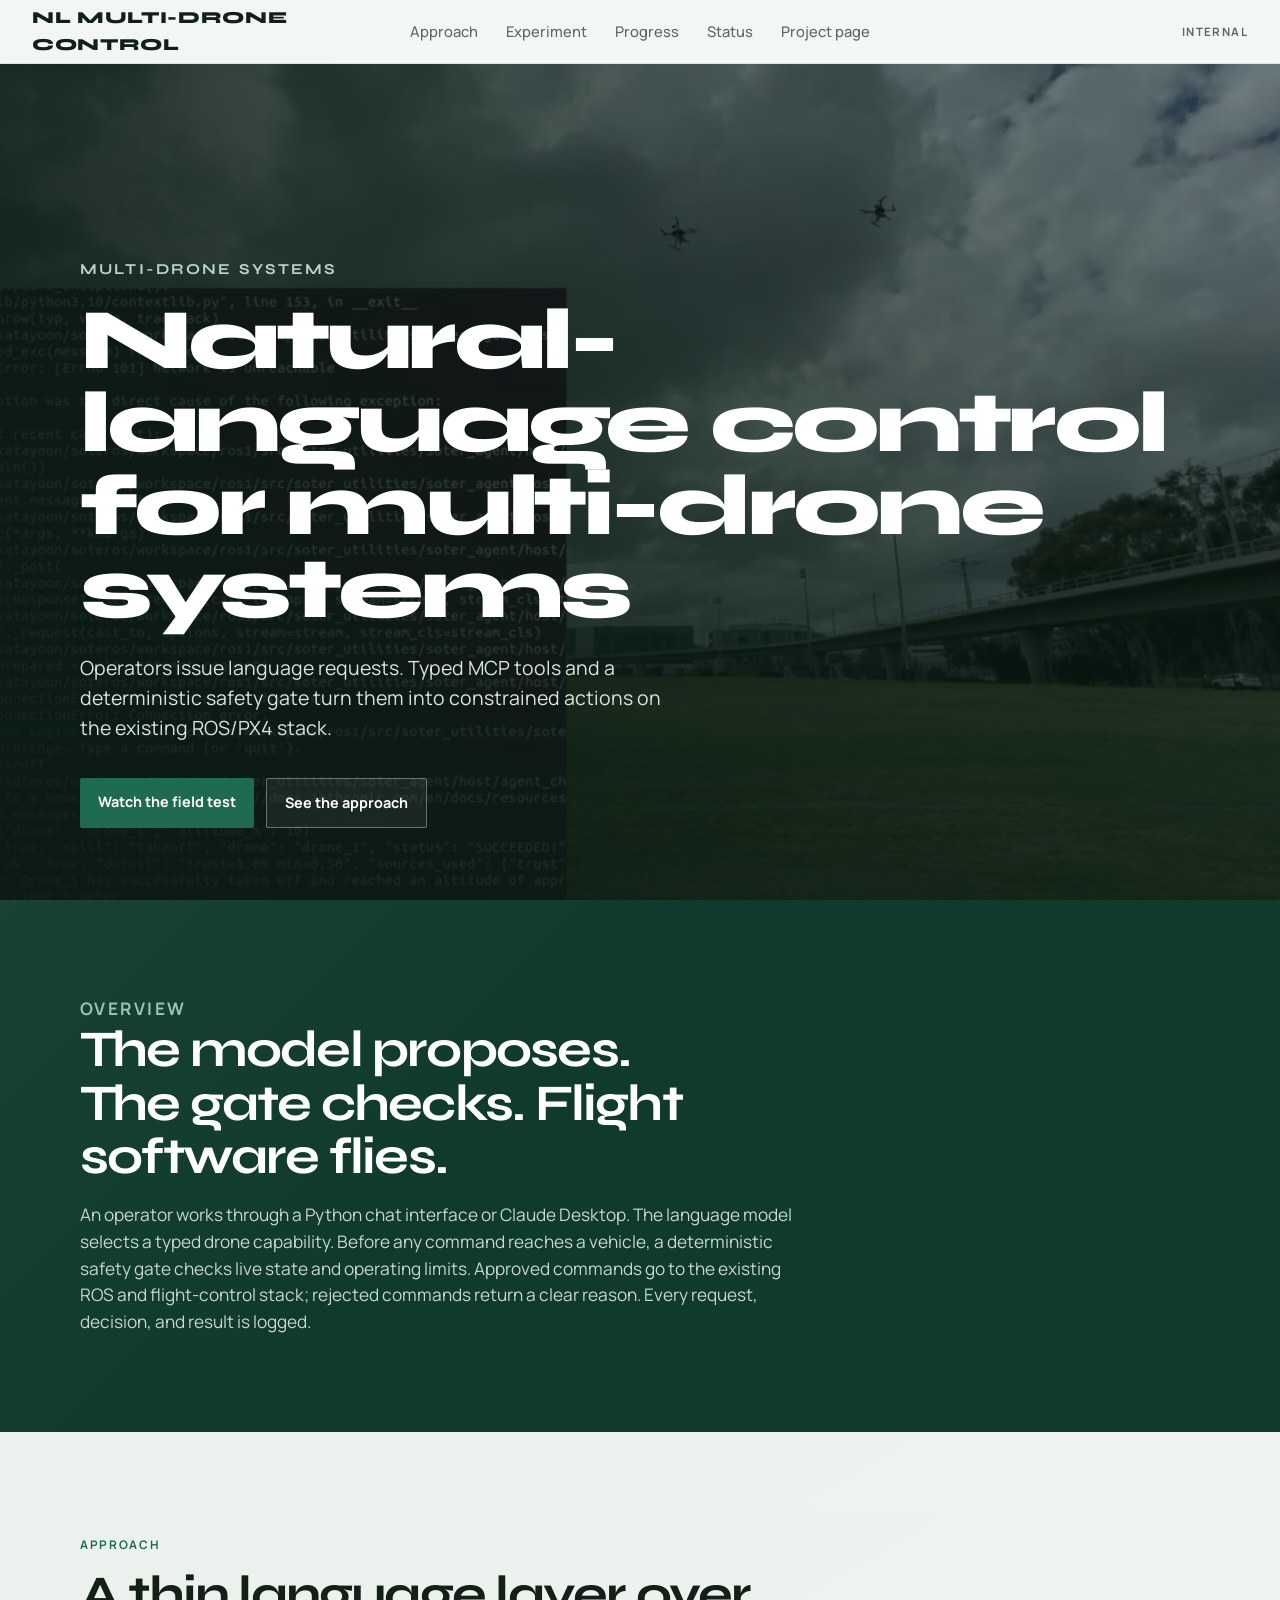
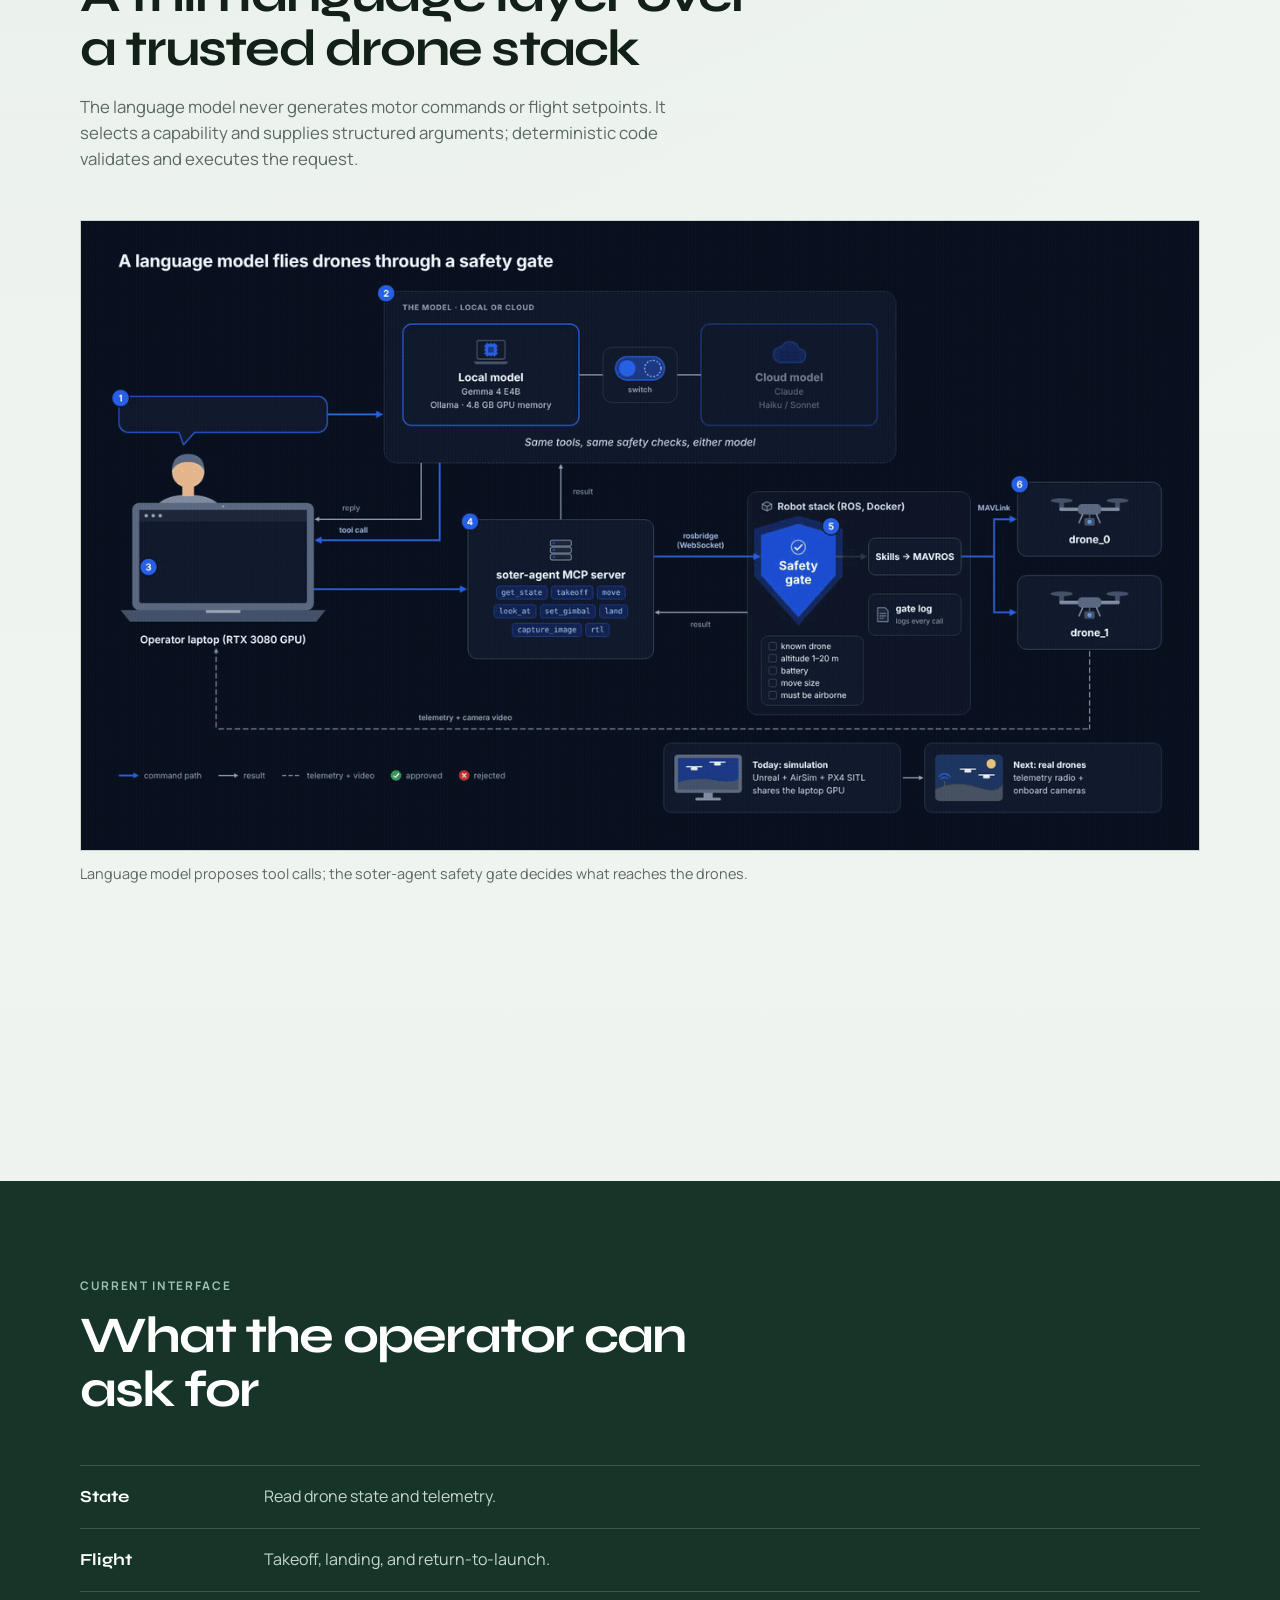
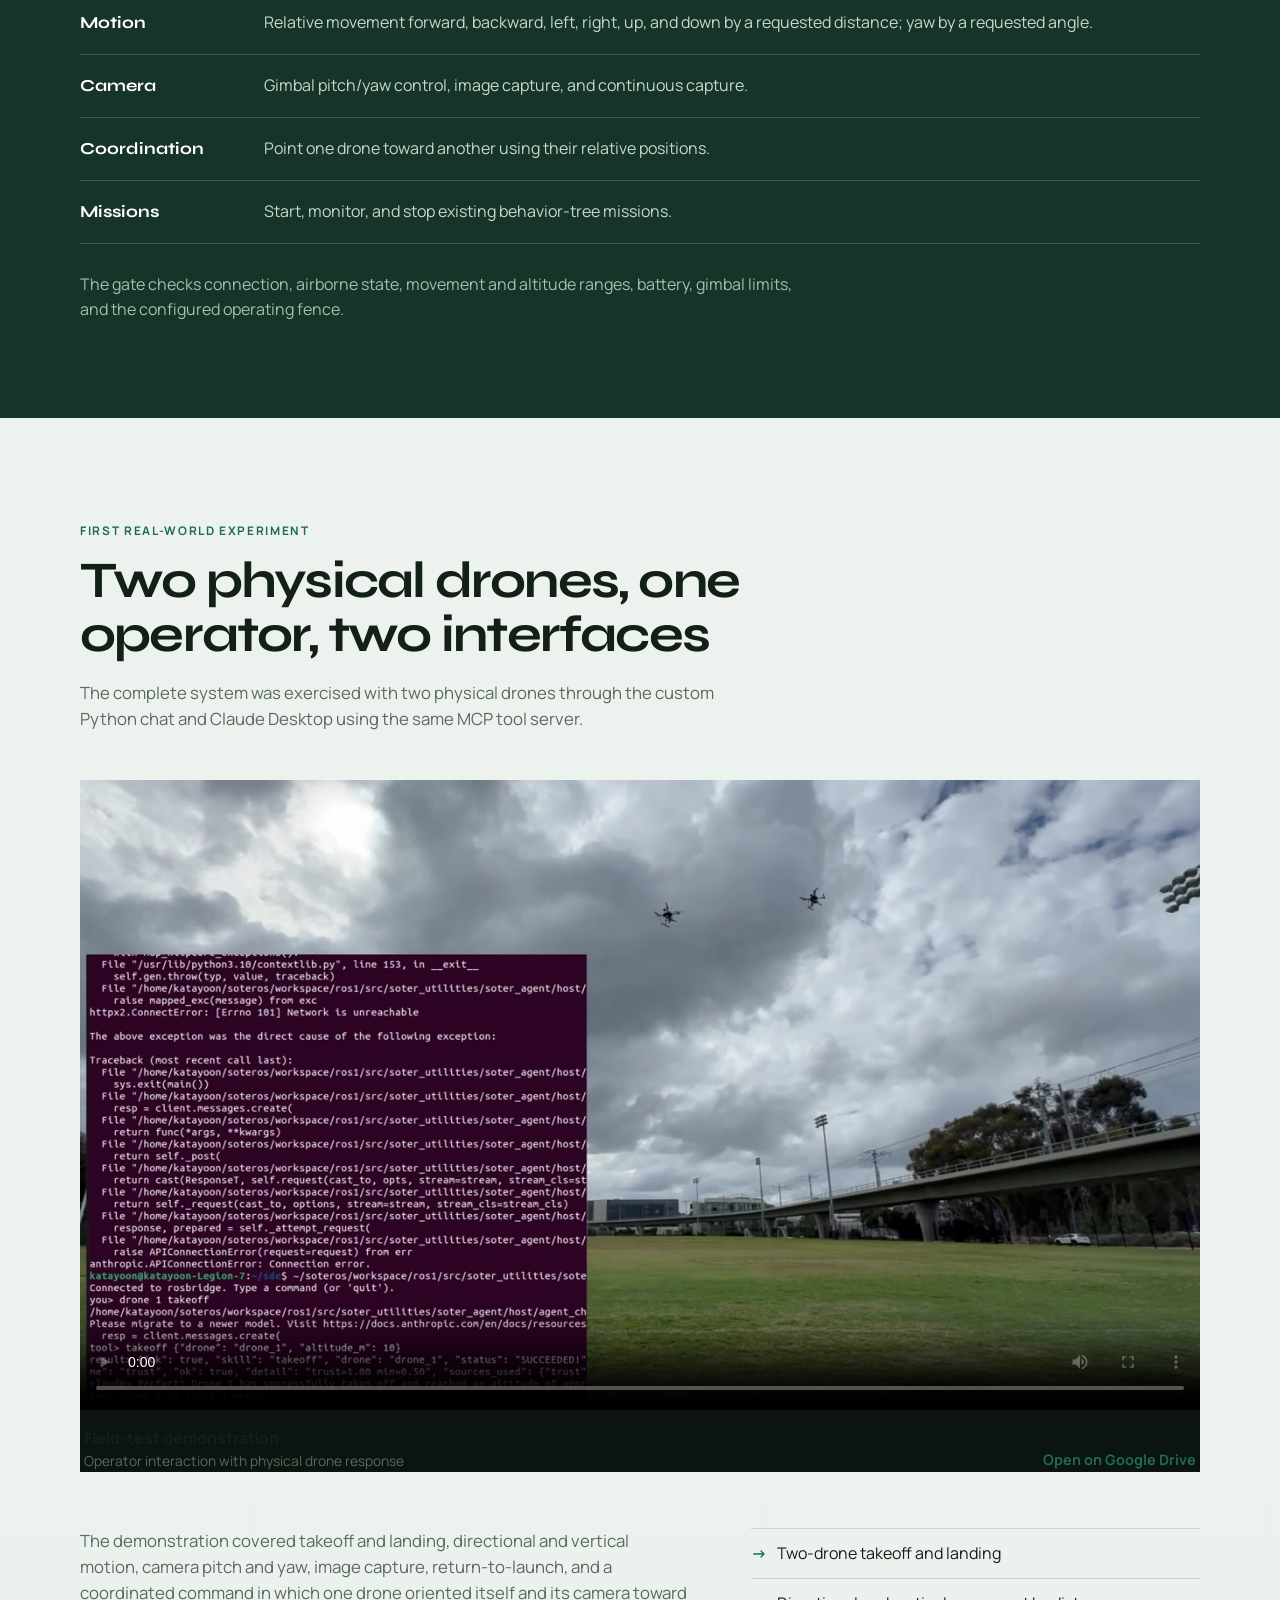
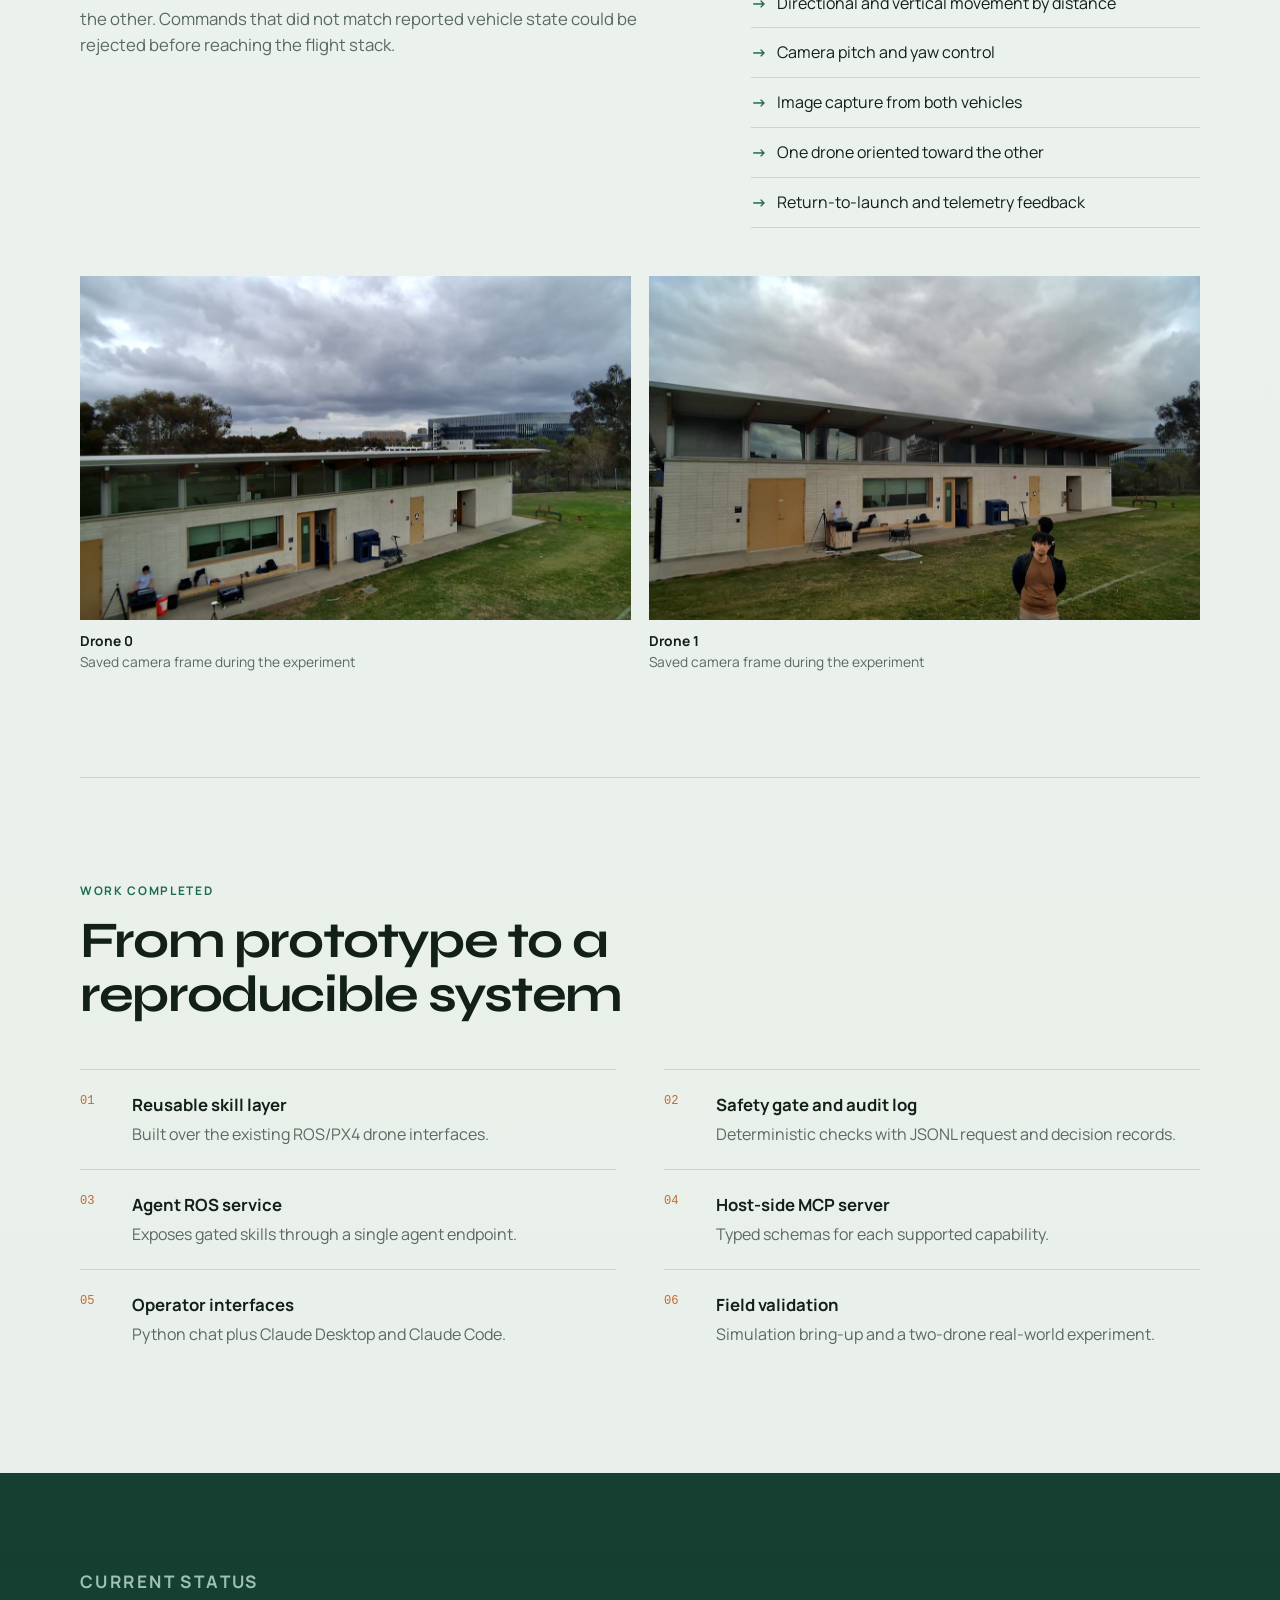
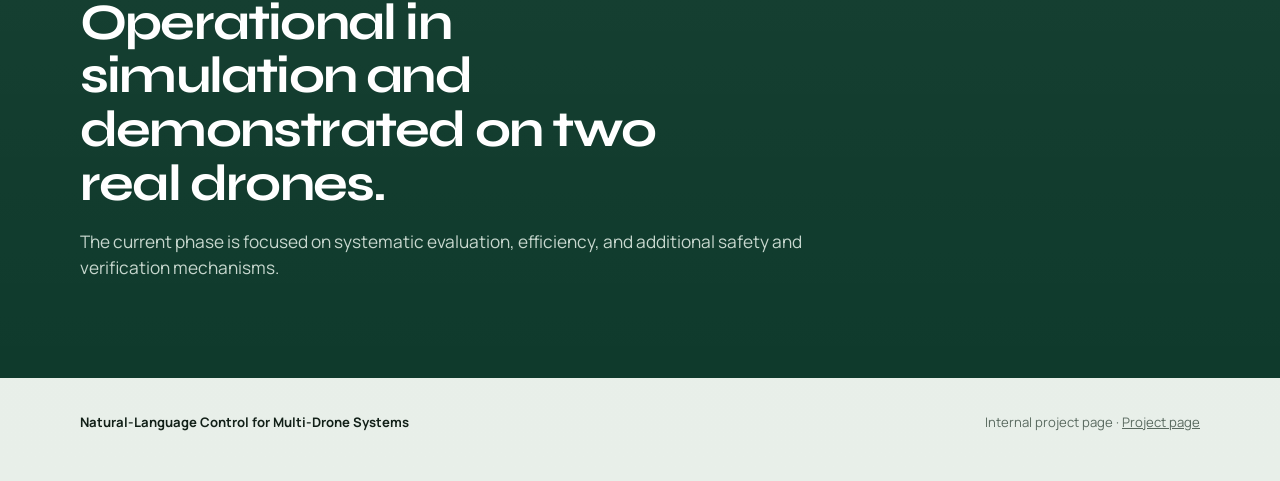
<file: index.html>
<!doctype html>
<html lang="en">
<head>
  <meta charset="utf-8">
  <meta name="viewport" content="width=device-width, initial-scale=1">
  <meta name="description" content="Natural-language control for multi-drone systems through gated MCP tools.">
  <title>Natural-Language Control for Multi-Drone Systems</title>
  <link rel="preconnect" href="https://fonts.googleapis.com">
  <link rel="preconnect" href="https://fonts.gstatic.com" crossorigin>
  <link href="https://fonts.googleapis.com/css2?family=Manrope:wght@400;500;600;700&family=Syne:wght@600;700;800&display=swap" rel="stylesheet">
  <link rel="stylesheet" href="styles.css">
</head>
<body>
  <header class="site-header">
    <a class="brand" href="#top">NL Multi-Drone Control</a>
    <nav aria-label="Page sections">
      <a href="#approach">Approach</a>
      <a href="#experiment">Experiment</a>
      <a href="#progress">Progress</a>
      <a href="#status">Status</a>
      <a href="project.html">Project page</a>
    </nav>
    <span class="internal">Internal</span>
  </header>

  <main id="top">
    <section class="hero" aria-label="Project introduction">
      <div class="hero-backdrop" aria-hidden="true">
        <img src="assets/field-test-poster.jpg" alt="">
      </div>
      <div class="hero-copy">
        <p class="brand-mark">Multi-drone systems</p>
        <h1>Natural-language control for multi-drone systems</h1>
        <p class="lede">
          Operators issue language requests. Typed MCP tools and a deterministic
          safety gate turn them into constrained actions on the existing ROS/PX4 stack.
        </p>
        <div class="hero-actions">
          <a class="button primary" href="#experiment">Watch the field test</a>
          <a class="button secondary" href="#approach">See the approach</a>
        </div>
      </div>
    </section>

    <section class="overview" aria-labelledby="overview-title">
      <p class="section-label">Overview</p>
      <h2 id="overview-title">The model proposes. The gate checks. Flight software flies.</h2>
      <p>
        An operator works through a Python chat interface or Claude Desktop.
        The language model selects a typed drone capability. Before any command
        reaches a vehicle, a deterministic safety gate checks live state and
        operating limits. Approved commands go to the existing ROS and flight-control
        stack; rejected commands return a clear reason. Every request, decision,
        and result is logged.
      </p>
    </section>

    <section id="approach" class="section">
      <div class="section-heading">
        <p class="section-label">Approach</p>
        <h2>A thin language layer over a trusted drone stack</h2>
        <p>
          The language model never generates motor commands or flight setpoints.
          It selects a capability and supplies structured arguments; deterministic
          code validates and executes the request.
        </p>
      </div>

      <figure class="architecture">
        <img src="assets/architecture-diagram.gif" alt="Animated architecture diagram: operator laptop, local or cloud language model, soter-agent MCP server, safety gate in the ROS robot stack, and two drones with telemetry feedback">
        <figcaption>Language model proposes tool calls; the soter-agent safety gate decides what reaches the drones.</figcaption>
      </figure>

      <ol class="pipeline" aria-label="System architecture">
        <li><span>01</span><strong>Operator prompt</strong></li>
        <li><span>02</span><strong>Python chat or Claude Desktop</strong></li>
        <li><span>03</span><strong>Typed MCP tool call</strong></li>
        <li><span>04</span><strong>Deterministic safety gate</strong></li>
        <li><span>05</span><strong>ROS skills and behavior trees</strong></li>
        <li><span>06</span><strong>PX4 / drone</strong></li>
      </ol>
    </section>

    <section class="capabilities" aria-labelledby="capabilities-title">
      <div class="section-heading">
        <p class="section-label">Current interface</p>
        <h2 id="capabilities-title">What the operator can ask for</h2>
      </div>
      <dl class="capability-list">
        <div>
          <dt>State</dt>
          <dd>Read drone state and telemetry.</dd>
        </div>
        <div>
          <dt>Flight</dt>
          <dd>Takeoff, landing, and return-to-launch.</dd>
        </div>
        <div>
          <dt>Motion</dt>
          <dd>Relative movement forward, backward, left, right, up, and down by a requested distance; yaw by a requested angle.</dd>
        </div>
        <div>
          <dt>Camera</dt>
          <dd>Gimbal pitch/yaw control, image capture, and continuous capture.</dd>
        </div>
        <div>
          <dt>Coordination</dt>
          <dd>Point one drone toward another using their relative positions.</dd>
        </div>
        <div>
          <dt>Missions</dt>
          <dd>Start, monitor, and stop existing behavior-tree missions.</dd>
        </div>
      </dl>
      <p class="gate-note">
        The gate checks connection, airborne state, movement and altitude ranges,
        battery, gimbal limits, and the configured operating fence.
      </p>
    </section>

    <section id="experiment" class="section experiment">
      <div class="section-heading">
        <p class="section-label">First real-world experiment</p>
        <h2>Two physical drones, one operator, two interfaces</h2>
        <p>
          The complete system was exercised with two physical drones through the
          custom Python chat and Claude Desktop using the same MCP tool server.
        </p>
      </div>

      <div class="video-shell">
        <video controls playsinline preload="metadata" poster="assets/field-test-poster.jpg">
          <source src="assets/field-test-demo.mp4" type="video/mp4">
          Your browser does not support the video element.
        </video>
        <div class="video-meta">
          <div>
            <strong>Field-test demonstration</strong>
            <span>Operator interaction with physical drone response</span>
          </div>
          <a class="video-link" href="https://drive.google.com/file/d/1_zPsYfUP-ygMsipcDQyDrtAIv74Td3Dw/view?usp=drive_link" target="_blank" rel="noopener noreferrer">Open on Google Drive</a>
        </div>
      </div>

      <div class="experiment-body">
        <p>
          The demonstration covered takeoff and landing, directional and vertical
          motion, camera pitch and yaw, image capture, return-to-launch, and a
          coordinated command in which one drone oriented itself and its camera
          toward the other. Commands that did not match reported vehicle state
          could be rejected before reaching the flight stack.
        </p>
        <ul class="tested">
          <li>Two-drone takeoff and landing</li>
          <li>Directional and vertical movement by distance</li>
          <li>Camera pitch and yaw control</li>
          <li>Image capture from both vehicles</li>
          <li>One drone oriented toward the other</li>
          <li>Return-to-launch and telemetry feedback</li>
        </ul>
      </div>

      <div class="camera-gallery">
        <figure>
          <img src="assets/drone-0-camera.jpg" alt="Field-test building viewed from the camera of drone 0">
          <figcaption><strong>Drone 0</strong> Saved camera frame during the experiment</figcaption>
        </figure>
        <figure>
          <img src="assets/drone-1-camera.jpg" alt="Field-test building and team viewed from the camera of drone 1">
          <figcaption><strong>Drone 1</strong> Saved camera frame during the experiment</figcaption>
        </figure>
      </div>
    </section>

    <section id="progress" class="section progress">
      <div class="section-heading">
        <p class="section-label">Work completed</p>
        <h2>From prototype to a reproducible system</h2>
      </div>
      <ol class="progress-list">
        <li><span>01</span><div><strong>Reusable skill layer</strong><p>Built over the existing ROS/PX4 drone interfaces.</p></div></li>
        <li><span>02</span><div><strong>Safety gate and audit log</strong><p>Deterministic checks with JSONL request and decision records.</p></div></li>
        <li><span>03</span><div><strong>Agent ROS service</strong><p>Exposes gated skills through a single agent endpoint.</p></div></li>
        <li><span>04</span><div><strong>Host-side MCP server</strong><p>Typed schemas for each supported capability.</p></div></li>
        <li><span>05</span><div><strong>Operator interfaces</strong><p>Python chat plus Claude Desktop and Claude Code.</p></div></li>
        <li><span>06</span><div><strong>Field validation</strong><p>Simulation bring-up and a two-drone real-world experiment.</p></div></li>
      </ol>
    </section>

    <section id="status" class="status">
      <p class="section-label">Current status</p>
      <h2>Operational in simulation and demonstrated on two real drones.</h2>
      <p>
        The current phase is focused on systematic evaluation, efficiency, and
        additional safety and verification mechanisms.
      </p>
    </section>
  </main>

  <footer>
    <p><strong>Natural-Language Control for Multi-Drone Systems</strong></p>
    <p>Internal project page · <a href="project.html">Project page</a></p>
  </footer>
</body>
</html>
</file>
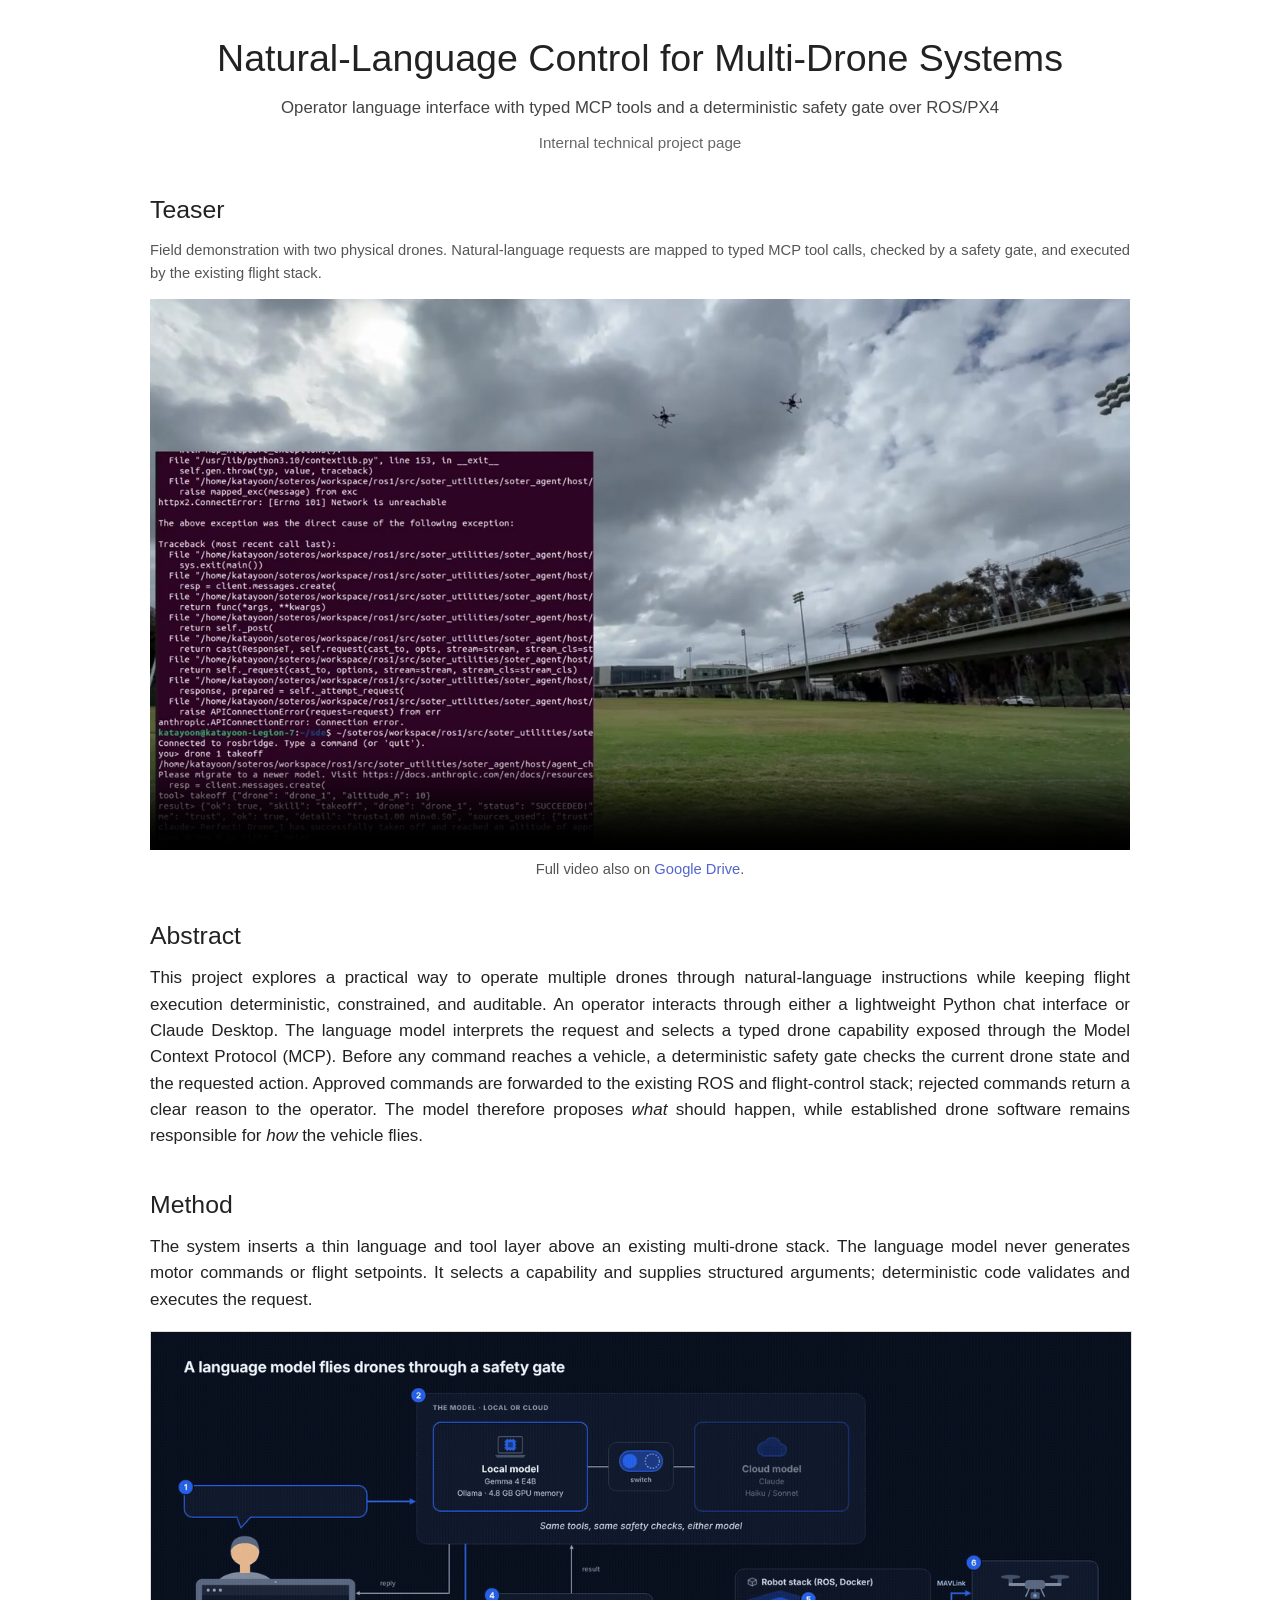
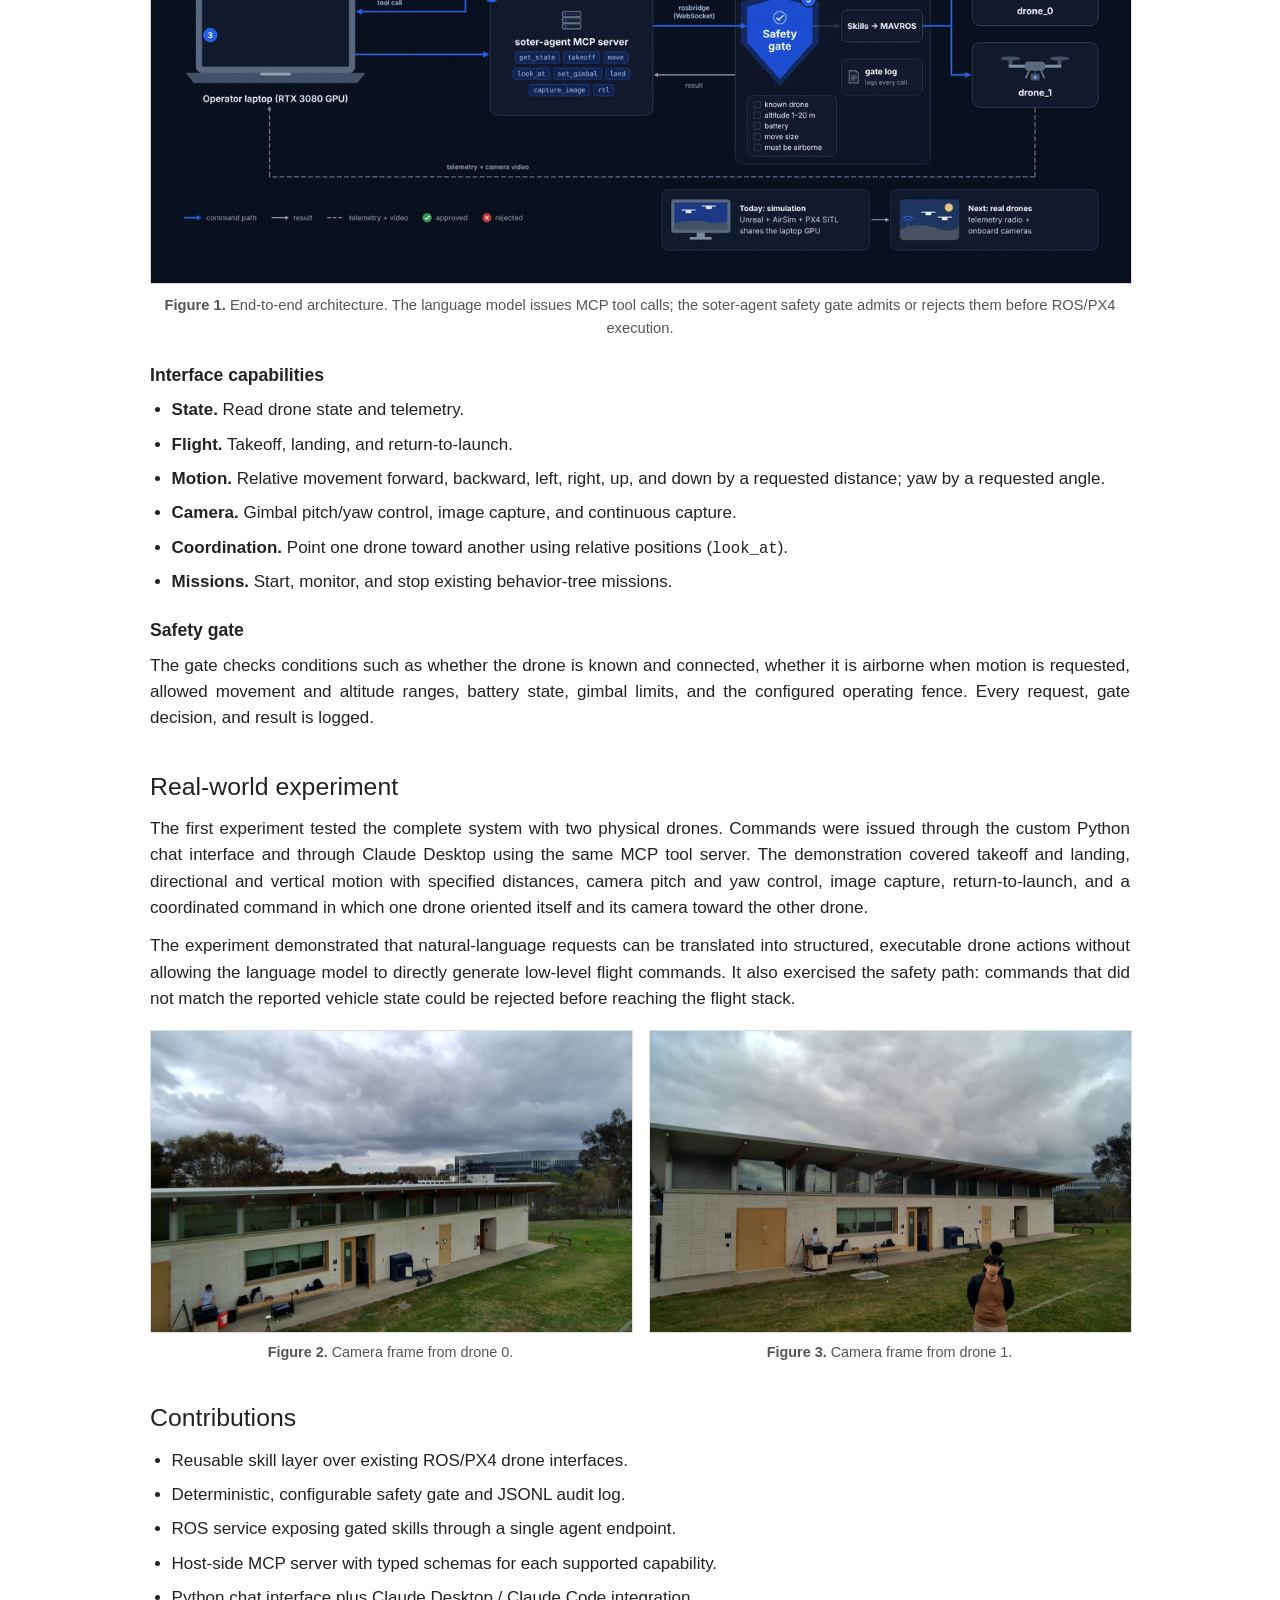
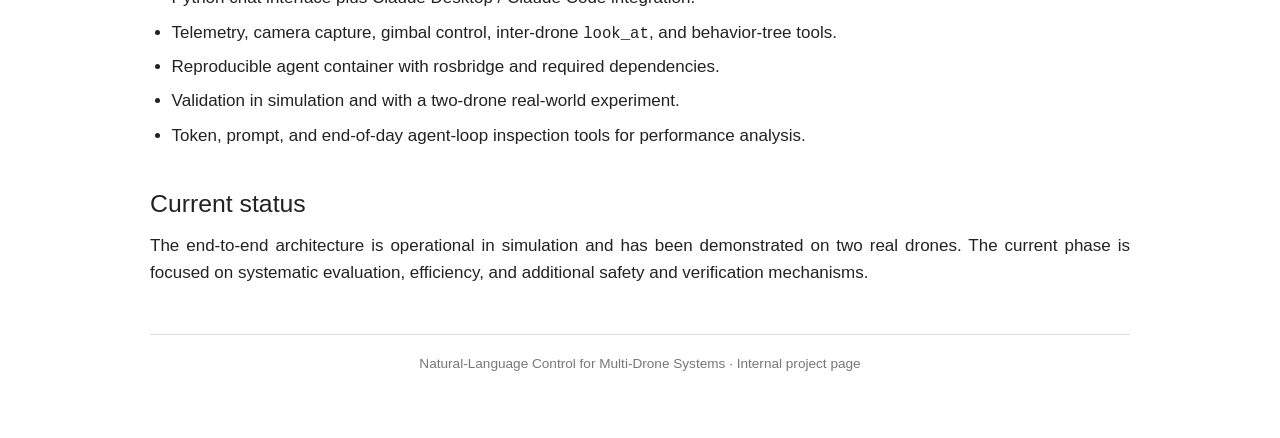
<file: academic.html>
<!doctype html>
<html lang="en">
<head>
  <meta charset="utf-8">
  <meta http-equiv="refresh" content="0; url=project.html">
  <link rel="canonical" href="project.html">
  <title>Redirecting…</title>
  <script>location.replace('project.html');</script>
</head>
<body>
  <p>Moved to <a href="project.html">project.html</a>.</p>
</body>
</html>
</file>
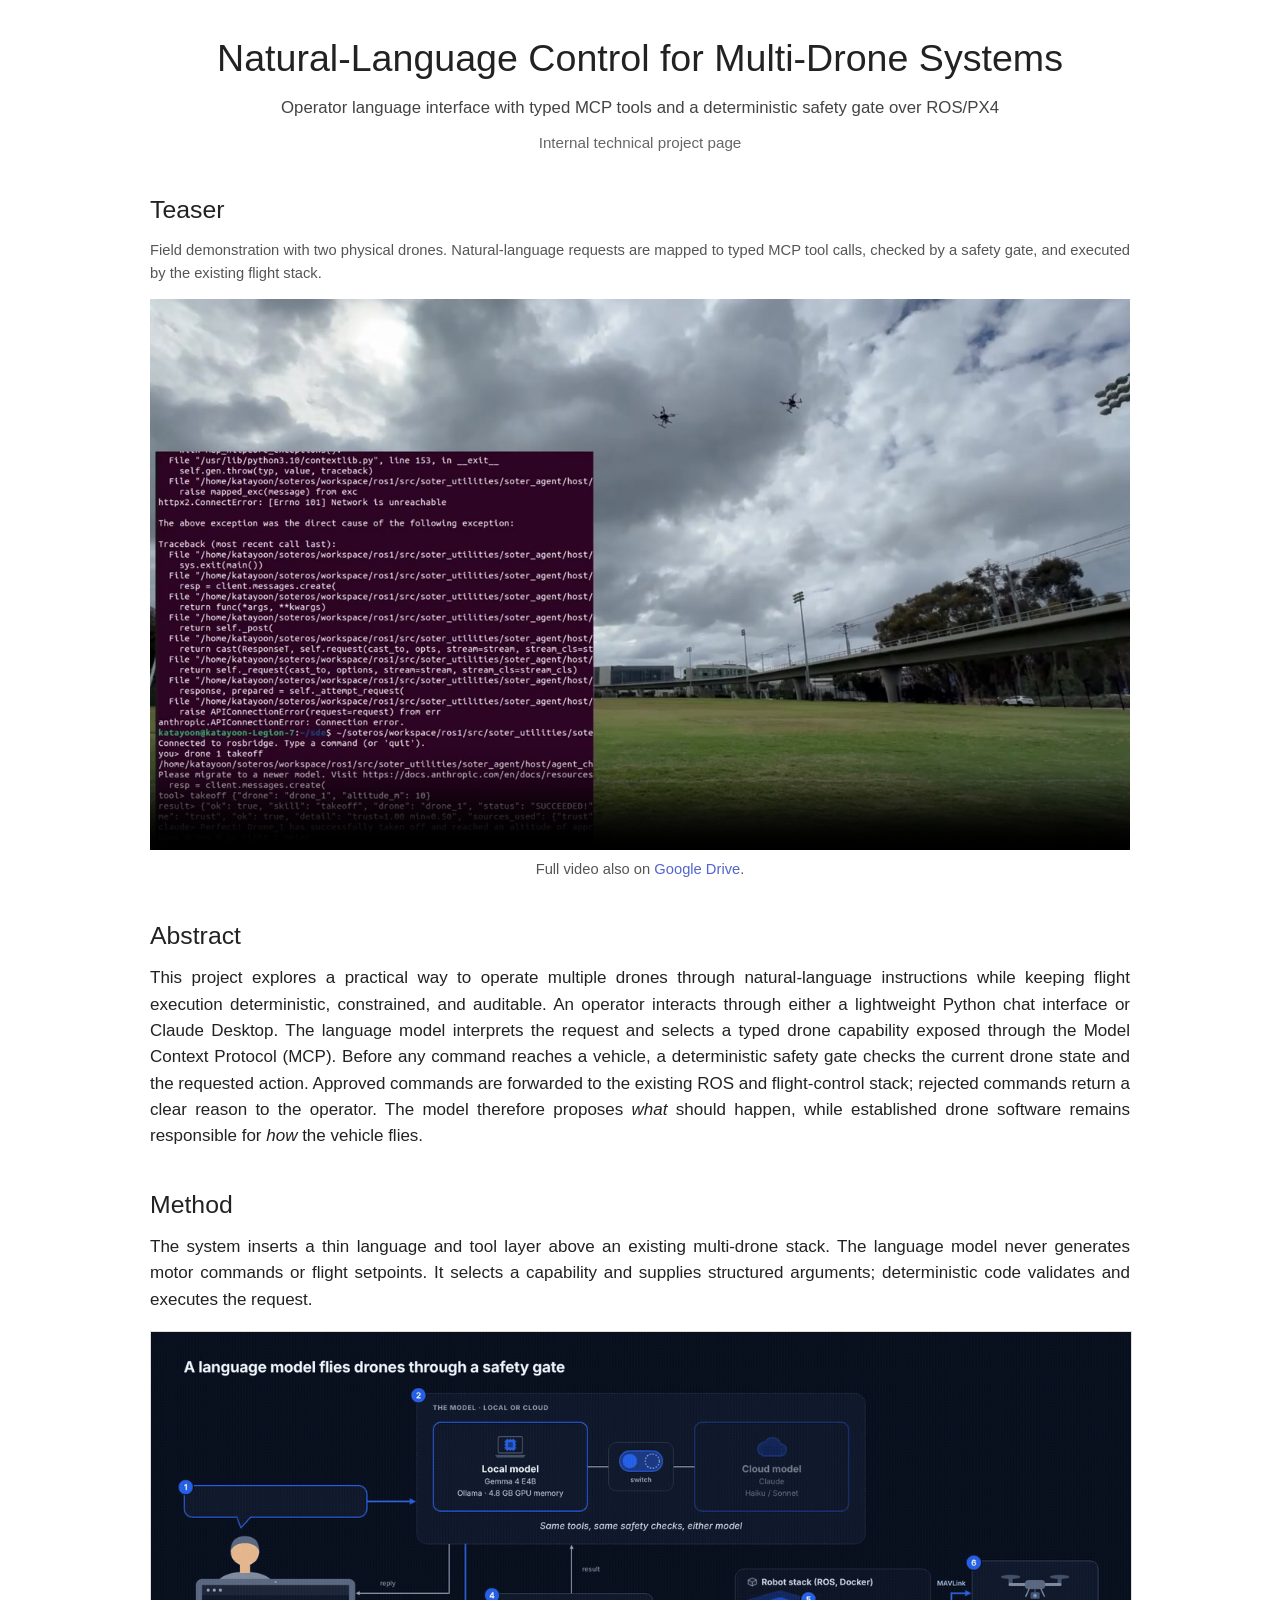
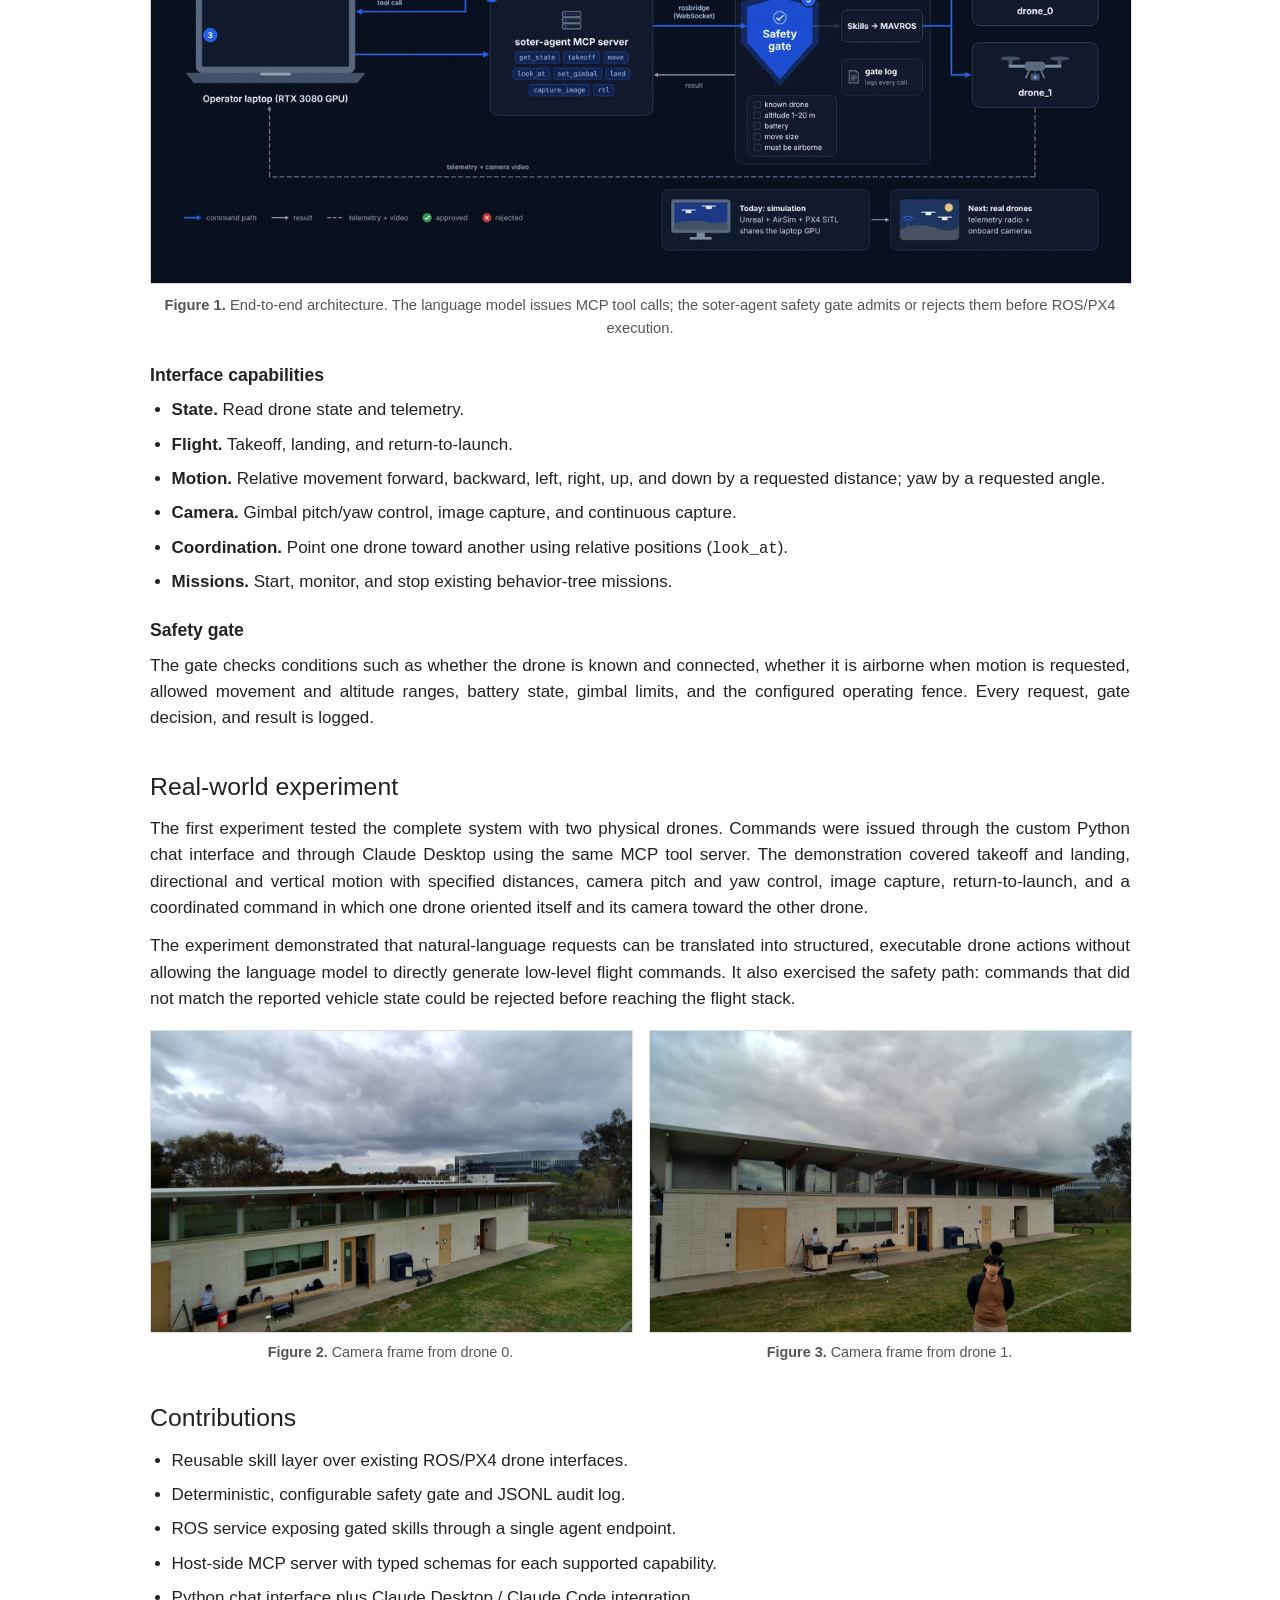
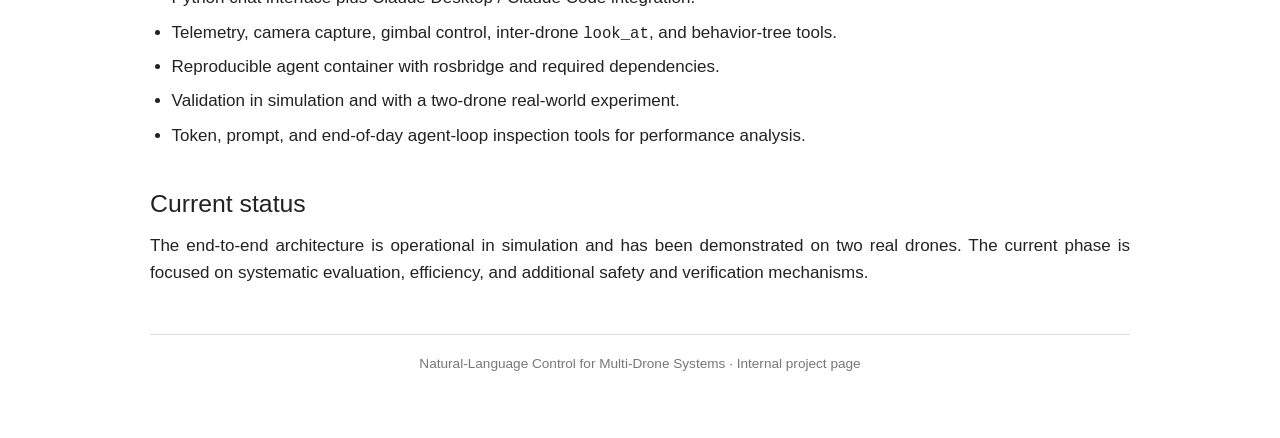
<file: project.html>
<!doctype html>
<html lang="en">
<head>
  <meta charset="utf-8">
  <meta name="viewport" content="width=device-width, initial-scale=1">
  <title>Natural-Language Control for Multi-Drone Systems</title>
  <meta name="description" content="Natural-language multi-drone control with typed MCP tools and a deterministic safety gate over ROS/PX4. Internal project page with the first two-drone field experiment.">
  <link rel="canonical" href="https://katayoonk.github.io/nl-multidrone-control/project.html">
  <meta property="og:type" content="website">
  <meta property="og:url" content="https://katayoonk.github.io/nl-multidrone-control/project.html">
  <meta property="og:title" content="Natural-Language Control for Multi-Drone Systems">
  <meta property="og:description" content="Typed MCP tools and a deterministic safety gate over ROS/PX4. First two-drone real-world experiment and current status.">
  <meta property="og:image" content="https://katayoonk.github.io/nl-multidrone-control/assets/field-test-poster.jpg">
  <meta property="og:image:type" content="image/jpeg">
  <meta property="og:image:width" content="1280">
  <meta property="og:image:height" content="720">
  <meta name="twitter:card" content="summary_large_image">
  <meta name="twitter:title" content="Natural-Language Control for Multi-Drone Systems">
  <meta name="twitter:description" content="Typed MCP tools and a deterministic safety gate over ROS/PX4. First two-drone real-world experiment and current status.">
  <meta name="twitter:image" content="https://katayoonk.github.io/nl-multidrone-control/assets/field-test-poster.jpg">
  <link rel="stylesheet" href="project.css">
</head>
<body>
  <div class="page">
    <header class="title-block">
      <h1>Natural-Language Control for Multi-Drone Systems</h1>
      <p class="subtitle">Operator language interface with typed MCP tools and a deterministic safety gate over ROS/PX4</p>
      <p class="venue">Internal technical project page</p>
    </header>

    <section>
      <h2>Teaser</h2>
      <p class="caption">
        Field demonstration with two physical drones. Natural-language requests are
        mapped to typed MCP tool calls, checked by a safety gate, and executed by
        the existing flight stack.
      </p>
      <div class="media">
        <video controls playsinline preload="metadata" poster="assets/field-test-poster.jpg">
          <source src="assets/field-test-demo.mp4" type="video/mp4">
        </video>
      </div>
      <p class="caption center">
        Full video also on
        <a href="https://drive.google.com/file/d/1_zPsYfUP-ygMsipcDQyDrtAIv74Td3Dw/view?usp=drive_link" target="_blank" rel="noopener noreferrer">Google Drive</a>.
      </p>
    </section>

    <section>
      <h2>Abstract</h2>
      <p>
        This project explores a practical way to operate multiple drones through
        natural-language instructions while keeping flight execution deterministic,
        constrained, and auditable. An operator interacts through either a lightweight
        Python chat interface or Claude Desktop. The language model interprets the
        request and selects a typed drone capability exposed through the Model Context
        Protocol (MCP). Before any command reaches a vehicle, a deterministic safety
        gate checks the current drone state and the requested action. Approved commands
        are forwarded to the existing ROS and flight-control stack; rejected commands
        return a clear reason to the operator. The model therefore proposes
        <em>what</em> should happen, while established drone software remains
        responsible for <em>how</em> the vehicle flies.
      </p>
    </section>

    <section>
      <h2>Method</h2>
      <p>
        The system inserts a thin language and tool layer above an existing multi-drone
        stack. The language model never generates motor commands or flight setpoints.
        It selects a capability and supplies structured arguments; deterministic code
        validates and executes the request.
      </p>

      <figure class="architecture">
        <img src="assets/architecture-diagram.gif" alt="Animated architecture diagram: operator laptop, local or cloud language model, soter-agent MCP server, safety gate in the ROS robot stack, and two drones with telemetry feedback">
        <figcaption><strong>Figure 1.</strong> End-to-end architecture. The language model issues MCP tool calls; the soter-agent safety gate admits or rejects them before ROS/PX4 execution.</figcaption>
      </figure>

      <h3>Interface capabilities</h3>
      <ul>
        <li><strong>State.</strong> Read drone state and telemetry.</li>
        <li><strong>Flight.</strong> Takeoff, landing, and return-to-launch.</li>
        <li><strong>Motion.</strong> Relative movement forward, backward, left, right, up, and down by a requested distance; yaw by a requested angle.</li>
        <li><strong>Camera.</strong> Gimbal pitch/yaw control, image capture, and continuous capture.</li>
        <li><strong>Coordination.</strong> Point one drone toward another using relative positions (<code>look_at</code>).</li>
        <li><strong>Missions.</strong> Start, monitor, and stop existing behavior-tree missions.</li>
      </ul>

      <h3>Safety gate</h3>
      <p>
        The gate checks conditions such as whether the drone is known and connected,
        whether it is airborne when motion is requested, allowed movement and altitude
        ranges, battery state, gimbal limits, and the configured operating fence.
        Every request, gate decision, and result is logged.
      </p>
    </section>

    <section>
      <h2>Real-world experiment</h2>
      <p>
        The first experiment tested the complete system with two physical drones.
        Commands were issued through the custom Python chat interface and through
        Claude Desktop using the same MCP tool server. The demonstration covered
        takeoff and landing, directional and vertical motion with specified distances,
        camera pitch and yaw control, image capture, return-to-launch, and a
        coordinated command in which one drone oriented itself and its camera toward
        the other drone.
      </p>
      <p>
        The experiment demonstrated that natural-language requests can be translated
        into structured, executable drone actions without allowing the language model
        to directly generate low-level flight commands. It also exercised the safety
        path: commands that did not match the reported vehicle state could be rejected
        before reaching the flight stack.
      </p>

      <div class="image-row">
        <figure>
          <img src="assets/drone-0-camera.jpg" alt="Camera frame from drone 0 during the field experiment">
          <figcaption><strong>Figure 2.</strong> Camera frame from drone 0.</figcaption>
        </figure>
        <figure>
          <img src="assets/drone-1-camera.jpg" alt="Camera frame from drone 1 during the field experiment">
          <figcaption><strong>Figure 3.</strong> Camera frame from drone 1.</figcaption>
        </figure>
      </div>
    </section>

    <section>
      <h2>Contributions</h2>
      <ul>
        <li>Reusable skill layer over existing ROS/PX4 drone interfaces.</li>
        <li>Deterministic, configurable safety gate and JSONL audit log.</li>
        <li>ROS service exposing gated skills through a single agent endpoint.</li>
        <li>Host-side MCP server with typed schemas for each supported capability.</li>
        <li>Python chat interface plus Claude Desktop / Claude Code integration.</li>
        <li>Telemetry, camera capture, gimbal control, inter-drone <code>look_at</code>, and behavior-tree tools.</li>
        <li>Reproducible agent container with rosbridge and required dependencies.</li>
        <li>Validation in simulation and with a two-drone real-world experiment.</li>
        <li>Token, prompt, and end-of-day agent-loop inspection tools for performance analysis.</li>
      </ul>
    </section>

    <section>
      <h2>Current status</h2>
      <p>
        The end-to-end architecture is operational in simulation and has been
        demonstrated on two real drones. The current phase is focused on systematic
        evaluation, efficiency, and additional safety and verification mechanisms.
      </p>
    </section>

    <footer>
      <p>Natural-Language Control for Multi-Drone Systems · Internal project page</p>
    </footer>
  </div>
</body>
</html>
</file>
<file: styles.css>
:root {
  --ink: #122018;
  --muted: #5a6a60;
  --paper: #eef3ef;
  --white: #ffffff;
  --line: #c9d5cd;
  --green: #1f6b4f;
  --green-dark: #0f3a2c;
  --field: #163528;
  --accent: #c56a2d;
  --max: 1120px;
  --display: "Syne", sans-serif;
  --body: "Manrope", sans-serif;
}

* {
  box-sizing: border-box;
}

html {
  scroll-behavior: smooth;
}

body {
  margin: 0;
  color: var(--ink);
  background:
    radial-gradient(circle at top left, rgba(31, 107, 79, 0.08), transparent 34%),
    linear-gradient(180deg, #f4f8f5 0%, var(--paper) 42%, #e8efe9 100%);
  font-family: var(--body);
  line-height: 1.55;
}

img,
video {
  display: block;
  width: 100%;
}

a {
  color: inherit;
}

.site-header {
  position: sticky;
  z-index: 20;
  top: 0;
  display: grid;
  grid-template-columns: 1fr auto 1fr;
  align-items: center;
  min-height: 64px;
  padding: 0 32px;
  border-bottom: 1px solid rgba(18, 32, 24, 0.08);
  background: rgba(244, 248, 245, 0.88);
  backdrop-filter: blur(14px);
}

.brand {
  font-family: var(--display);
  font-size: 1.05rem;
  font-weight: 800;
  letter-spacing: 0.04em;
  text-decoration: none;
  text-transform: uppercase;
}

nav {
  display: flex;
  gap: 28px;
}

nav a {
  color: var(--muted);
  font-size: 0.92rem;
  font-weight: 500;
  text-decoration: none;
}

nav a:hover {
  color: var(--green);
}

.internal {
  justify-self: end;
  color: var(--muted);
  font-size: 0.72rem;
  font-weight: 700;
  letter-spacing: 0.12em;
  text-transform: uppercase;
}

.hero {
  position: relative;
  display: grid;
  align-items: end;
  min-height: calc(100vh - 64px);
  overflow: hidden;
  color: var(--white);
  isolation: isolate;
}

.hero-backdrop {
  position: absolute;
  inset: 0;
  z-index: -1;
}

.hero-backdrop img {
  height: 100%;
  object-fit: cover;
  transform: scale(1.04);
  animation: drift 18s ease-in-out infinite alternate;
}

.hero-backdrop::after {
  position: absolute;
  inset: 0;
  background:
    linear-gradient(90deg, rgba(10, 28, 20, 0.88) 0%, rgba(10, 28, 20, 0.62) 46%, rgba(10, 28, 20, 0.28) 100%),
    linear-gradient(180deg, rgba(10, 28, 20, 0.2) 0%, rgba(10, 28, 20, 0.78) 100%);
  content: "";
}

.hero-copy {
  width: min(var(--max), calc(100% - 64px));
  margin: 0 auto;
  padding: 96px 0 72px;
  animation: rise 0.9s ease-out both;
}

.brand-mark {
  margin: 0 0 18px;
  color: #b7d4c5;
  font-family: var(--display);
  font-size: 0.95rem;
  font-weight: 700;
  letter-spacing: 0.14em;
  text-transform: uppercase;
}

h1,
h2,
h3,
p {
  margin-top: 0;
}

h1 {
  max-width: 14ch;
  margin-bottom: 22px;
  font-family: var(--display);
  font-size: clamp(2.8rem, 7vw, 5.4rem);
  font-weight: 800;
  letter-spacing: -0.045em;
  line-height: 0.96;
}

h2 {
  margin-bottom: 18px;
  font-family: var(--display);
  font-size: clamp(2rem, 4vw, 3.4rem);
  font-weight: 700;
  letter-spacing: -0.035em;
  line-height: 1.05;
}

.lede {
  max-width: 38rem;
  margin-bottom: 0;
  color: #d7e6dd;
  font-size: clamp(1.05rem, 1.6vw, 1.22rem);
}

.hero-actions {
  display: flex;
  flex-wrap: wrap;
  gap: 12px;
  margin-top: 34px;
}

.button {
  display: inline-block;
  padding: 13px 18px;
  border-radius: 2px;
  font-size: 0.9rem;
  font-weight: 700;
  text-decoration: none;
  transition: transform 160ms ease, background 160ms ease, border-color 160ms ease;
}

.button:hover {
  transform: translateY(-1px);
}

.button.primary {
  color: var(--white);
  background: var(--green);
}

.button.primary:hover {
  background: #18553f;
}

.button.secondary {
  color: var(--white);
  border: 1px solid rgba(255, 255, 255, 0.35);
  background: rgba(255, 255, 255, 0.06);
}

.button.secondary:hover {
  border-color: rgba(255, 255, 255, 0.7);
}

.section-label {
  margin: 0 0 14px;
  color: var(--green);
  font-size: 0.74rem;
  font-weight: 700;
  letter-spacing: 0.14em;
  text-transform: uppercase;
}

.overview,
.status {
  padding: 96px max(32px, calc((100vw - var(--max)) / 2));
}

.overview {
  color: var(--white);
  background:
    linear-gradient(135deg, rgba(255, 255, 255, 0.04), transparent 40%),
    var(--green-dark);
}

.overview h2,
.status h2 {
  max-width: 16ch;
}

.overview > p,
.status > p {
  max-width: 46rem;
  margin-bottom: 0;
  color: #c7d7ce;
  font-size: 1.08rem;
}

.overview .section-label,
.status .section-label {
  color: #9fc1b1;
}

.section {
  width: min(var(--max), calc(100% - 64px));
  margin: auto;
  padding: 104px 0;
}

.section-heading {
  max-width: 44rem;
  margin-bottom: 48px;
}

.section-heading > p:last-child {
  max-width: 40rem;
  color: var(--muted);
  font-size: 1.05rem;
}

.architecture {
  margin: 0 0 42px;
}

.architecture img {
  width: 100%;
  height: auto;
  aspect-ratio: auto;
  object-fit: contain;
  object-position: center;
  border: 1px solid var(--line);
  background: #0b1120;
}

.architecture figcaption {
  margin-top: 12px;
  color: var(--muted);
  font-size: 0.9rem;
}

.pipeline {
  display: grid;
  grid-template-columns: repeat(6, 1fr);
  gap: 0;
  margin: 0;
  padding: 0;
  list-style: none;
  counter-reset: none;
}

.pipeline li {
  position: relative;
  min-height: 150px;
  padding: 22px 18px 22px 0;
  border-top: 1px solid var(--line);
  border-bottom: 1px solid var(--line);
  animation: rise 0.7s ease both;
}

.pipeline li:nth-child(2) { animation-delay: 0.05s; }
.pipeline li:nth-child(3) { animation-delay: 0.1s; }
.pipeline li:nth-child(4) { animation-delay: 0.15s; }
.pipeline li:nth-child(5) { animation-delay: 0.2s; }
.pipeline li:nth-child(6) { animation-delay: 0.25s; }

.pipeline li:not(:last-child)::after {
  position: absolute;
  top: 48%;
  right: 10px;
  color: var(--green);
  content: "→";
}

.pipeline span {
  display: block;
  margin-bottom: 28px;
  color: var(--accent);
  font-family: ui-monospace, "SFMono-Regular", Consolas, monospace;
  font-size: 0.74rem;
}

.pipeline strong {
  display: block;
  max-width: 10rem;
  font-size: 0.98rem;
  line-height: 1.35;
}

.capabilities {
  padding: 96px max(32px, calc((100vw - var(--max)) / 2));
  color: var(--white);
  background: var(--field);
}

.capabilities .section-label {
  color: #9fc1b1;
}

.capability-list {
  display: grid;
  margin: 0;
  padding: 0;
  border-top: 1px solid rgba(255, 255, 255, 0.16);
}

.capability-list > div {
  display: grid;
  grid-template-columns: 160px 1fr;
  gap: 24px;
  padding: 18px 0;
  border-bottom: 1px solid rgba(255, 255, 255, 0.16);
}

.capability-list dt {
  font-family: var(--display);
  font-size: 1.05rem;
  font-weight: 700;
}

.capability-list dd {
  margin: 0;
  color: #c7d7ce;
}

.gate-note {
  max-width: 46rem;
  margin: 28px 0 0;
  color: #9fc1b1;
}

.video-shell {
  overflow: hidden;
  background: #0c1410;
}

.video-shell video {
  aspect-ratio: 16 / 9;
  background: #0c1410;
  object-fit: contain;
}

.gif-figure {
  margin: 28px 0 0;
}

.gif-figure img {
  display: block;
  width: 100%;
  height: auto;
  border: 1px solid var(--line);
  background: #0c1410;
}

.gif-figure figcaption {
  margin-top: 10px;
  color: var(--muted);
  font-size: 0.9rem;
}

.video-meta {
  display: flex;
  justify-content: space-between;
  gap: 20px;
  align-items: end;
  padding: 16px 4px 0;
}

.video-meta strong,
.video-meta span {
  display: block;
}

.video-meta span {
  color: var(--muted);
  font-size: 0.86rem;
}

.video-link {
  color: var(--green);
  font-size: 0.9rem;
  font-weight: 700;
  text-decoration: none;
  white-space: nowrap;
}

.video-link:hover {
  text-decoration: underline;
}

.experiment-body {
  display: grid;
  grid-template-columns: 1.15fr 0.85fr;
  gap: 64px;
  margin: 56px 0 48px;
}

.experiment-body > p {
  margin-bottom: 0;
  color: var(--muted);
  font-size: 1.05rem;
}

.tested {
  margin: 0;
  padding: 0;
  list-style: none;
  border-top: 1px solid var(--line);
}

.tested li {
  padding: 12px 0;
  border-bottom: 1px solid var(--line);
}

.tested li::before {
  margin-right: 10px;
  color: var(--green);
  content: "→";
  font-weight: 700;
}

.camera-gallery {
  display: grid;
  grid-template-columns: repeat(2, 1fr);
  gap: 18px;
}

.camera-gallery figure {
  margin: 0;
}

.camera-gallery img {
  aspect-ratio: 16 / 10;
  object-fit: cover;
}

.camera-gallery figcaption {
  margin-top: 10px;
  color: var(--muted);
  font-size: 0.86rem;
}

.camera-gallery figcaption strong {
  display: block;
  color: var(--ink);
}

.progress {
  border-top: 1px solid var(--line);
}

.progress-list {
  display: grid;
  grid-template-columns: repeat(2, 1fr);
  gap: 0 48px;
  margin: 0;
  padding: 0;
  list-style: none;
}

.progress-list li {
  display: grid;
  grid-template-columns: 42px 1fr;
  gap: 10px;
  padding: 22px 0;
  border-top: 1px solid var(--line);
}

.progress-list span {
  color: var(--accent);
  font-family: ui-monospace, "SFMono-Regular", Consolas, monospace;
  font-size: 0.76rem;
}

.progress-list strong {
  display: block;
  margin-bottom: 4px;
  font-size: 1.05rem;
}

.progress-list p {
  margin: 0;
  color: var(--muted);
}

.status {
  color: var(--white);
  background:
    linear-gradient(180deg, rgba(255, 255, 255, 0.03), transparent),
    var(--green-dark);
}

footer {
  display: flex;
  justify-content: space-between;
  gap: 20px;
  width: min(var(--max), calc(100% - 64px));
  margin: auto;
  padding: 34px 0 48px;
  color: var(--muted);
  font-size: 0.82rem;
}

footer p {
  margin: 0;
}

footer strong {
  color: var(--ink);
}

@keyframes drift {
  from { transform: scale(1.04) translate3d(0, 0, 0); }
  to { transform: scale(1.08) translate3d(-1.2%, -0.8%, 0); }
}

@keyframes rise {
  from {
    opacity: 0;
    transform: translateY(16px);
  }
  to {
    opacity: 1;
    transform: translateY(0);
  }
}

@media (max-width: 900px) {
  .site-header {
    grid-template-columns: 1fr auto;
  }

  nav {
    display: none;
  }

  .pipeline {
    grid-template-columns: repeat(3, 1fr);
  }

  .pipeline li:nth-child(3)::after {
    display: none;
  }

  .experiment-body,
  .progress-list {
    grid-template-columns: 1fr;
  }
}

@media (max-width: 620px) {
  .site-header {
    padding: 0 18px;
  }

  .hero-copy,
  .section,
  footer {
    width: min(100% - 36px, var(--max));
  }

  .overview,
  .capabilities,
  .status {
    padding-right: 18px;
    padding-left: 18px;
  }

  .hero-copy {
    padding: 72px 0 56px;
  }

  .pipeline {
    grid-template-columns: 1fr;
  }

  .pipeline li {
    min-height: auto;
  }

  .pipeline li:not(:last-child)::after {
    top: auto;
    right: 0;
    bottom: -2px;
    content: "↓";
  }

  .pipeline li:nth-child(3)::after {
    display: block;
  }

  .capability-list > div,
  .video-meta,
  .camera-gallery,
  footer {
    grid-template-columns: 1fr;
    flex-direction: column;
  }

  .capability-list > div {
    display: grid;
    gap: 6px;
  }
}
</file>
<file: project.css>
body {
  margin: 0;
  color: #222;
  background: #fff;
  font-family: Arial, Helvetica, sans-serif;
  font-size: 17px;
  font-weight: 300;
  line-height: 1.55;
}

.page {
  width: min(980px, calc(100% - 40px));
  margin: 0 auto;
  padding: 36px 0 64px;
}

a:link,
a:visited {
  color: #5364cc;
  text-decoration: none;
}

a:hover {
  color: #208799;
}

.title-block {
  margin-bottom: 28px;
  text-align: center;
}

h1 {
  margin: 0 0 14px;
  font-size: clamp(1.7rem, 3.5vw, 2.35rem);
  font-weight: 500;
  line-height: 1.2;
}

.subtitle {
  max-width: 46rem;
  margin: 0 auto 10px;
  color: #444;
  font-size: 1.05rem;
}

.venue {
  margin: 0 0 16px;
  color: #666;
  font-size: 0.95rem;
}

.links {
  margin: 0;
  font-size: 1.05rem;
  font-weight: 500;
}

section {
  margin: 36px 0;
  clear: both;
  text-align: justify;
}

h2 {
  margin: 0 0 10px;
  font-size: 1.55rem;
  font-weight: 500;
  text-align: left;
}

h3 {
  margin: 22px 0 8px;
  font-size: 1.1rem;
  font-weight: 600;
  text-align: left;
}

p {
  margin: 0 0 12px;
}

ul {
  margin: 8px 0 12px;
  padding-left: 1.35rem;
}

li {
  margin: 8px 0;
}

.architecture {
  margin: 18px 0 8px;
}

.architecture img {
  display: block;
  width: 100%;
  height: auto;
  aspect-ratio: auto;
  object-fit: contain;
  object-position: center;
  border: 1px solid #ddd;
  background: #0b1120;
}

.architecture figcaption {
  margin-top: 10px;
  color: #555;
  font-size: 0.92rem;
  text-align: center;
}

.pipeline {
  margin: 18px auto;
  padding: 18px 22px;
  width: fit-content;
  max-width: 100%;
  overflow-x: auto;
  border: 1px solid #ddd;
  background: #fafafa;
  color: #222;
  font-family: ui-monospace, "SFMono-Regular", Consolas, monospace;
  font-size: 0.92rem;
  line-height: 1.45;
  text-align: left;
  white-space: pre;
}

.media {
  margin: 14px 0 8px;
  background: #111;
}

.media video {
  display: block;
  width: 100%;
  aspect-ratio: 16 / 9;
  object-fit: contain;
  background: #111;
}

.gif-figure {
  margin: 22px 0 8px;
}

.gif-figure img {
  display: block;
  width: 100%;
  height: auto;
  border: 1px solid #ddd;
  background: #111;
}

.gif-figure figcaption {
  margin-top: 10px;
  color: #555;
  font-size: 0.92rem;
  text-align: center;
}

.caption {
  margin: 8px 0 0;
  color: #555;
  font-size: 0.92rem;
}

.caption.center,
figcaption {
  text-align: center;
}

.image-row {
  display: grid;
  grid-template-columns: 1fr 1fr;
  gap: 18px;
  margin-top: 18px;
}

figure {
  margin: 0;
}

figure img {
  display: block;
  width: 100%;
  aspect-ratio: 16 / 10;
  object-fit: cover;
  border: 1px solid #ddd;
}

figcaption {
  margin-top: 8px;
  color: #555;
  font-size: 0.9rem;
}

code {
  font-family: ui-monospace, "SFMono-Regular", Consolas, monospace;
  font-size: 0.92em;
}

footer {
  margin-top: 48px;
  padding-top: 18px;
  border-top: 1px solid #ddd;
  color: #777;
  font-size: 0.85rem;
  text-align: center;
}

footer p {
  margin: 0;
}

@media (max-width: 700px) {
  .image-row {
    grid-template-columns: 1fr;
  }

  section {
    text-align: left;
  }
}
</file>
